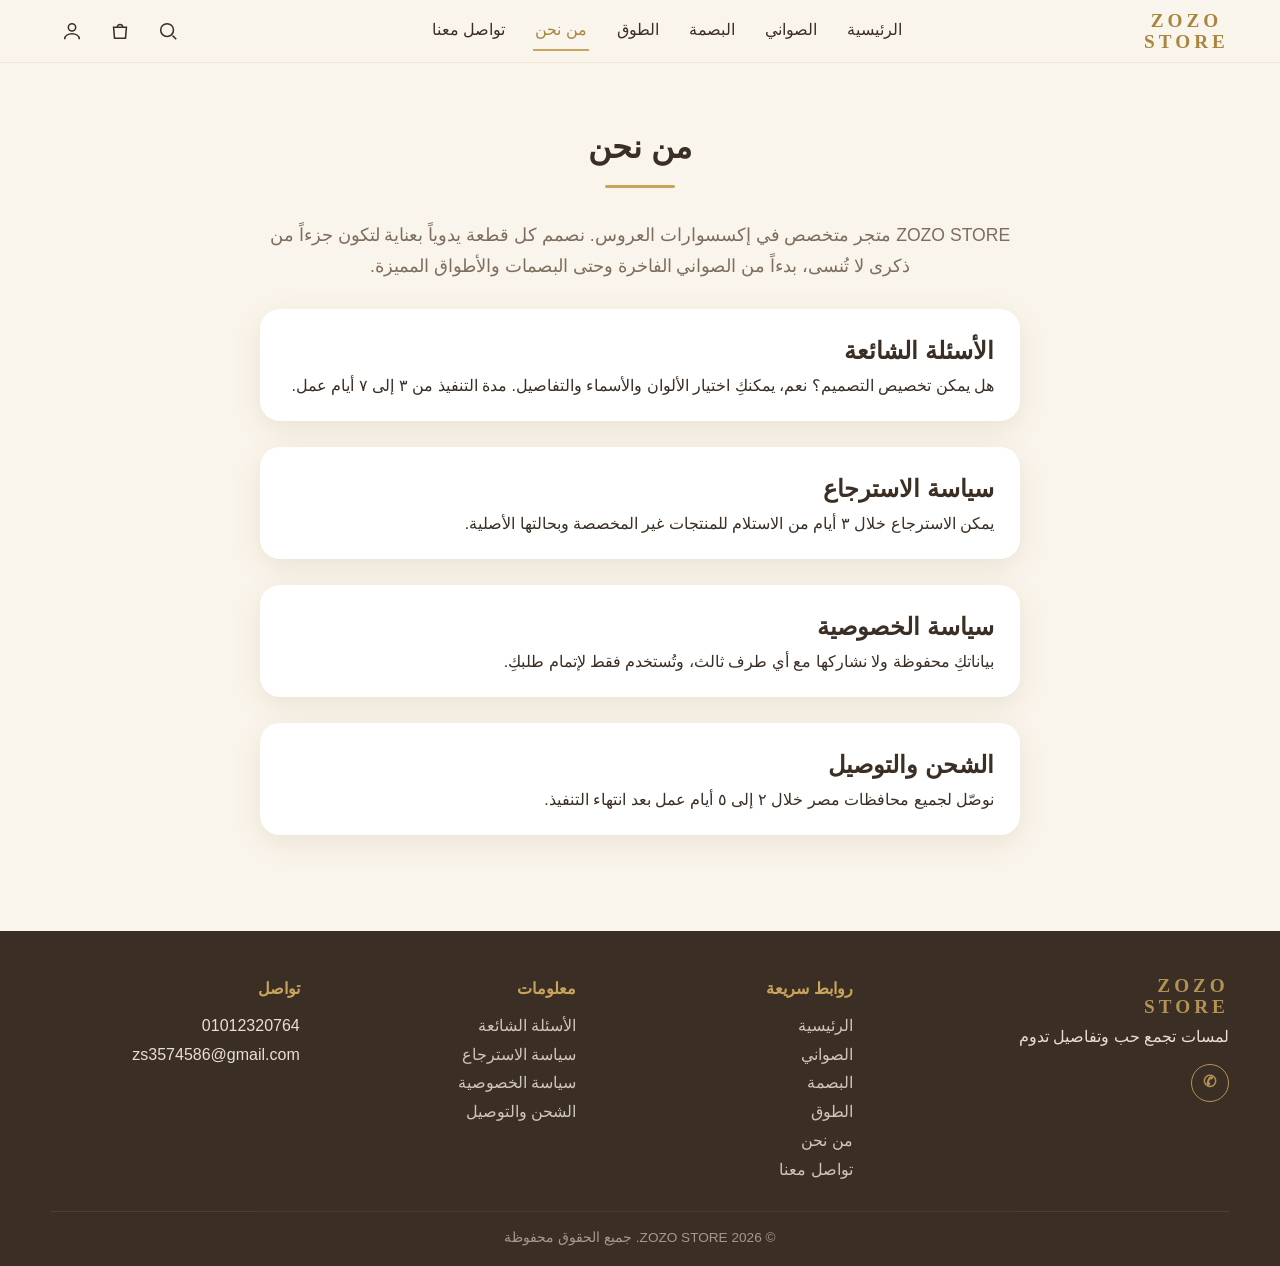
<file: about.html>
<!DOCTYPE html>
<html lang="ar" dir="rtl">
<head><meta charset="UTF-8"><meta name="viewport" content="width=device-width,initial-scale=1">
<title>من نحن | ZOZO STORE</title>
<link rel="stylesheet" href="style.css"></head>
<body data-page="about">
<div id="hdr"></div>
<main id="main" class="wrap sec">
  <h1 class="sec-t">من نحن</h1>
  <p class="prose">ZOZO STORE متجر متخصص في إكسسوارات العروس. نصمم كل قطعة يدوياً بعناية لتكون جزءاً من ذكرى لا تُنسى، بدءاً من الصواني الفاخرة وحتى البصمات والأطواق المميزة.</p>
  <div class="info" id="faq"><h2>الأسئلة الشائعة</h2><p>هل يمكن تخصيص التصميم؟ نعم، يمكنكِ اختيار الألوان والأسماء والتفاصيل. مدة التنفيذ من ٣ إلى ٧ أيام عمل.</p></div>
  <div class="info" id="returns"><h2>سياسة الاسترجاع</h2><p>يمكن الاسترجاع خلال ٣ أيام من الاستلام للمنتجات غير المخصصة وبحالتها الأصلية.</p></div>
  <div class="info" id="privacy"><h2>سياسة الخصوصية</h2><p>بياناتكِ محفوظة ولا نشاركها مع أي طرف ثالث، وتُستخدم فقط لإتمام طلبكِ.</p></div>
  <div class="info" id="shipping"><h2>الشحن والتوصيل</h2><p>نوصّل لجميع محافظات مصر خلال ٢ إلى ٥ أيام عمل بعد انتهاء التنفيذ.</p></div>
</main>
<div id="ftr"></div>
<script src="script.js"></script>
</body></html>
</file>
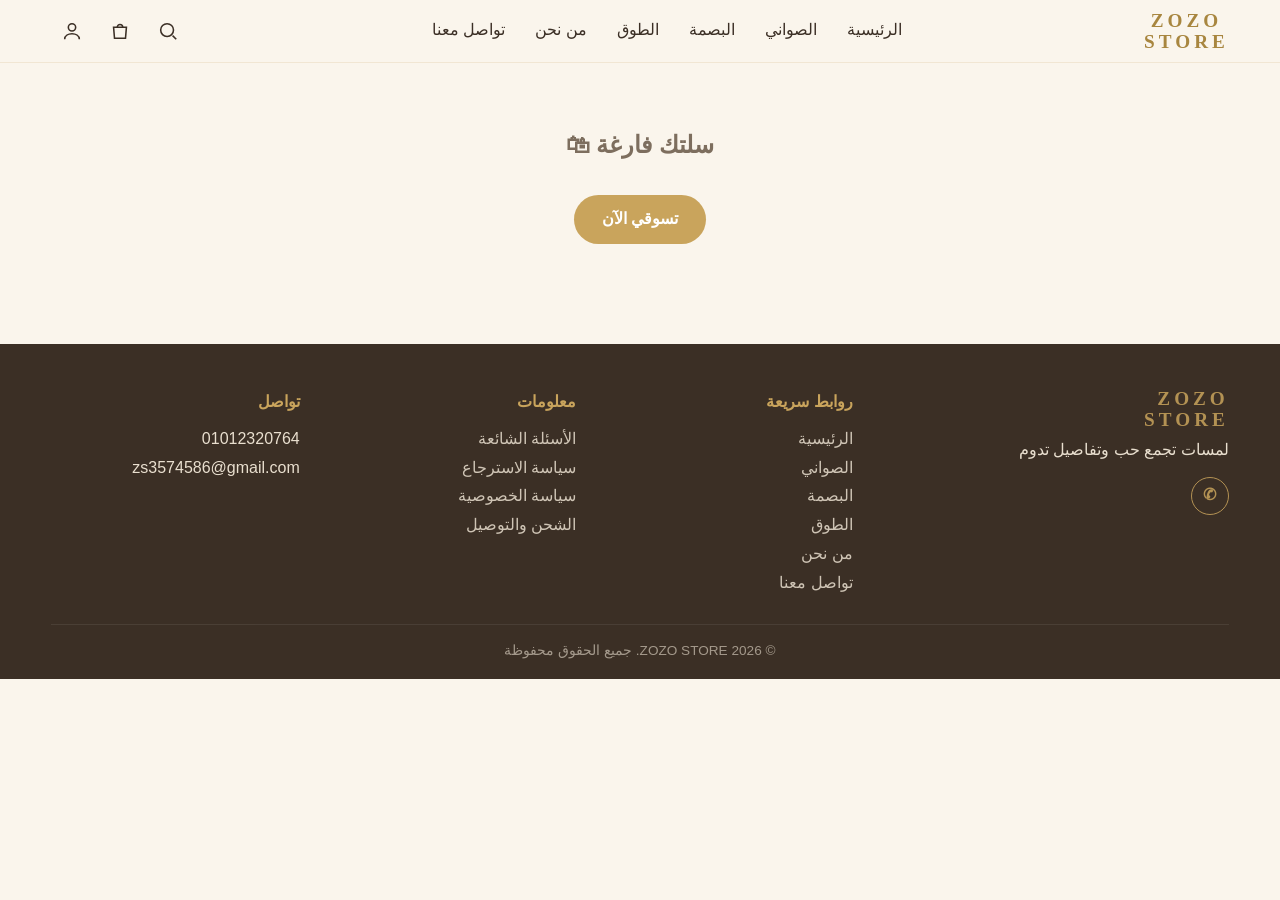
<file: cart.html>
<!DOCTYPE html>
<html lang="ar" dir="rtl">
<head><meta charset="UTF-8"><meta name="viewport" content="width=device-width,initial-scale=1">
<title>سلة التسوق | ZOZO STORE</title>
<link rel="stylesheet" href="style.css"></head>
<body data-page="cart" data-cat="">
<div id="hdr"></div>
<main id="main"></main>
<div id="ftr"></div>
<script src="script.js"></script>
</body></html>
</file>
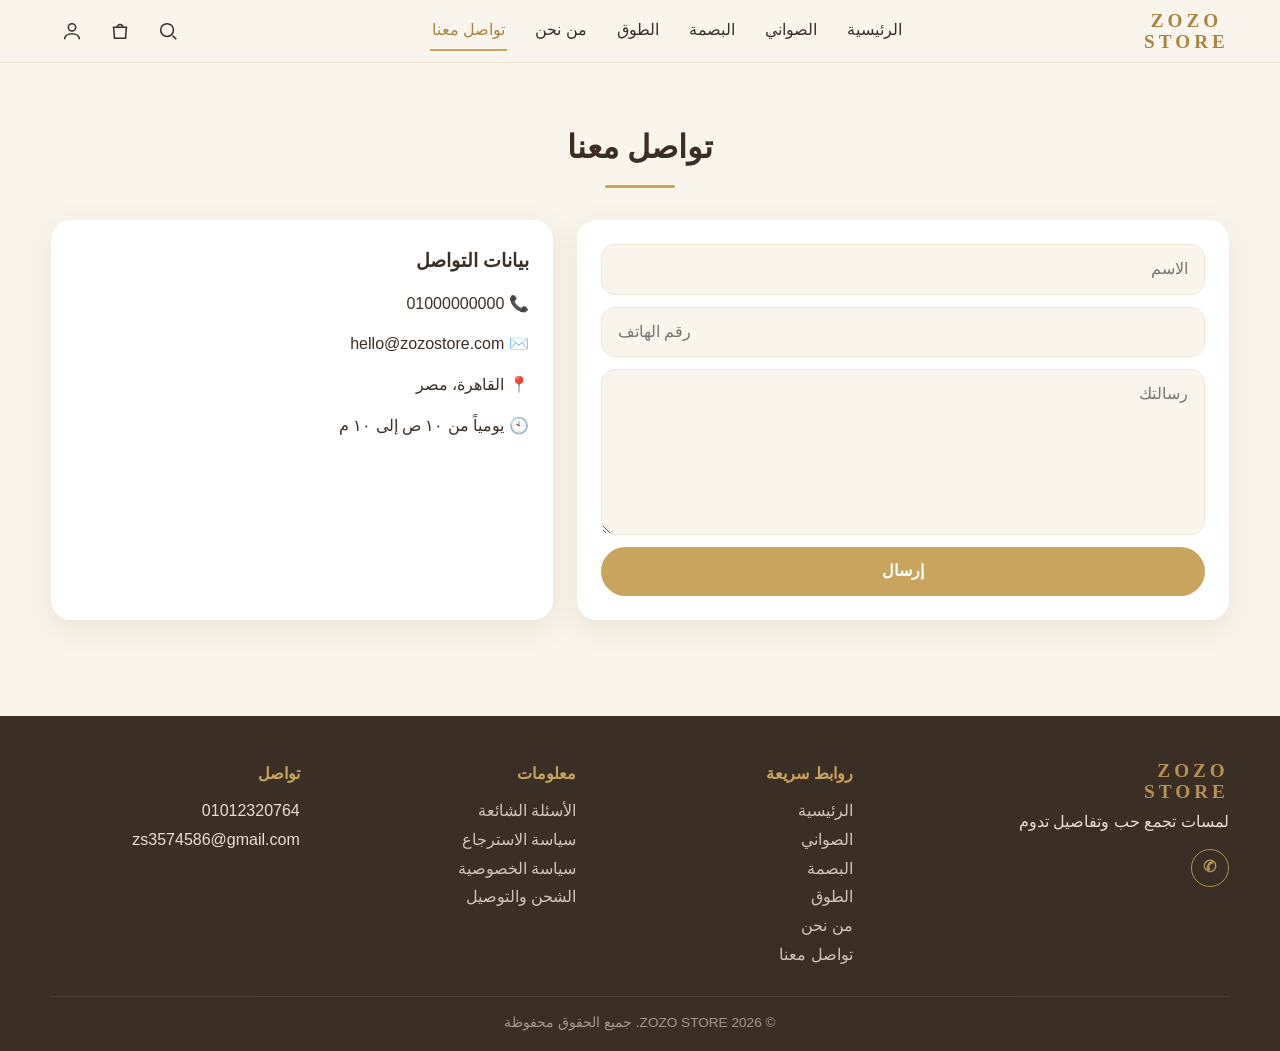
<file: contact.html>
<!DOCTYPE html>
<html lang="ar" dir="rtl">
<head><meta charset="UTF-8"><meta name="viewport" content="width=device-width,initial-scale=1">
<title>تواصل معنا | ZOZO STORE</title>
<link rel="stylesheet" href="style.css"></head>
<body data-page="contact">
<div id="hdr"></div>
<main id="main" class="wrap sec">
  <h1 class="sec-t">تواصل معنا</h1>
  <div class="contact">
    <form id="cform" class="box">
      <input required placeholder="الاسم">
      <input required type="tel" placeholder="رقم الهاتف">
      <textarea required rows="5" placeholder="رسالتك"></textarea>
      <button class="btn" type="submit">إرسال</button>
      <p id="cmsg" class="ok" hidden>تم إرسال رسالتك بنجاح، سنتواصل معكِ قريباً 🤍</p>
    </form>
    <div class="box"><h3>بيانات التواصل</h3><p>📞 01000000000</p><p>✉️ hello@zozostore.com</p><p>📍 القاهرة، مصر</p><p>🕙 يومياً من ١٠ ص إلى ١٠ م</p></div>
  </div>
</main>
<div id="ftr"></div>
<script src="script.js"></script>
</body></html>
</file>
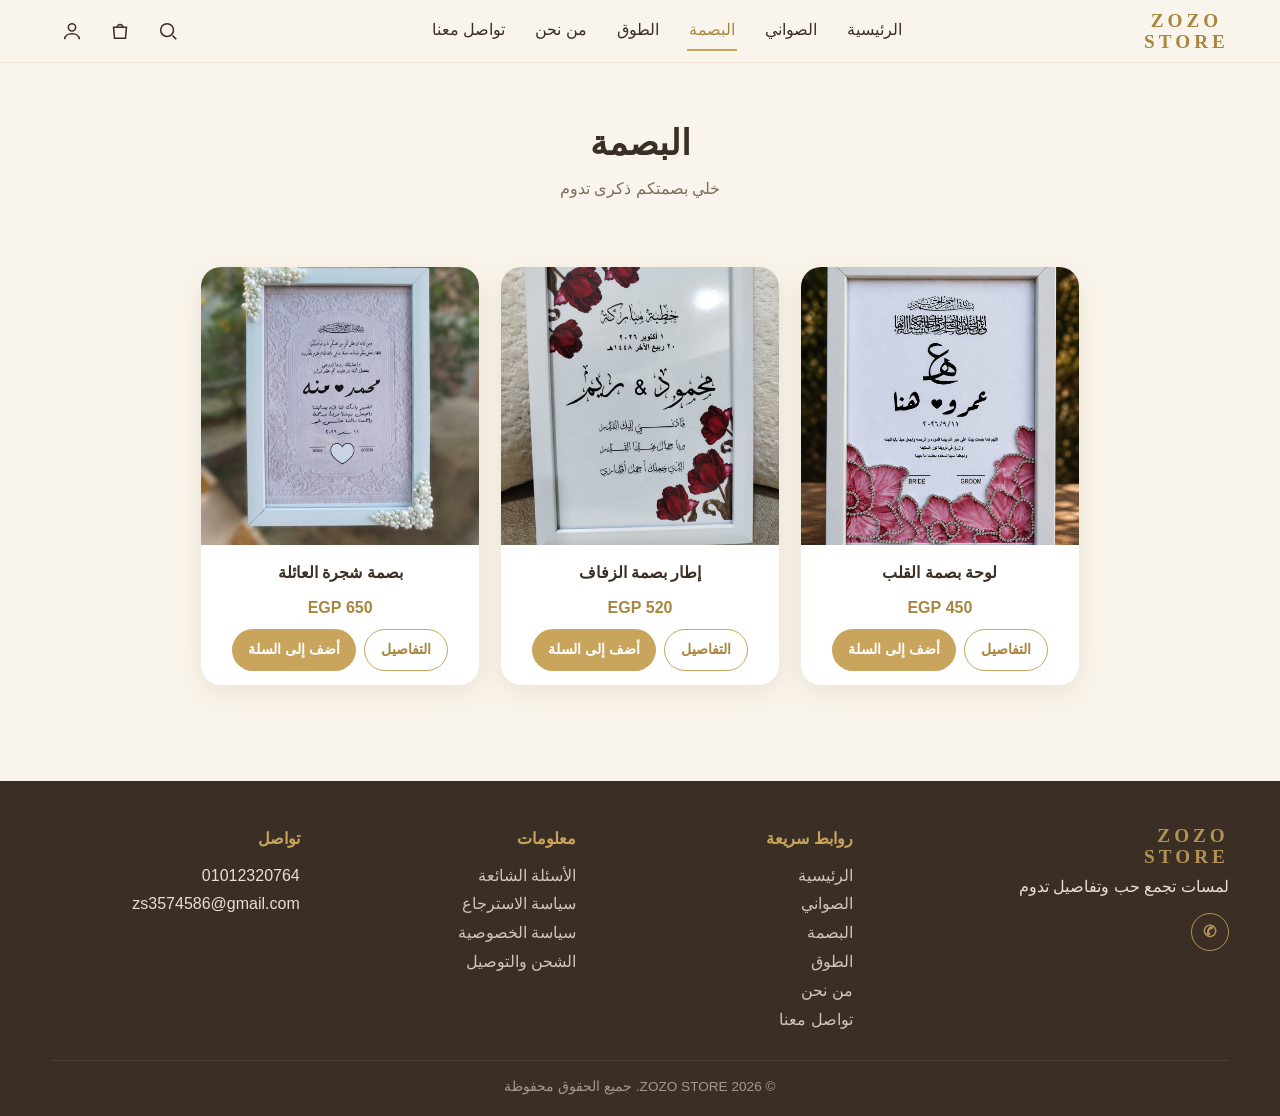
<file: fingerprint.html>
<!DOCTYPE html>
<html lang="ar" dir="rtl">
<head><meta charset="UTF-8"><meta name="viewport" content="width=device-width,initial-scale=1">
<title>البصمة | ZOZO STORE</title>
<link rel="stylesheet" href="style.css"></head>
<body data-page="category" data-cat="fingerprint">
<div id="hdr"></div>
<main id="main"></main>
<div id="ftr"></div>
<script src="script.js"></script>
</body></html>
</file>
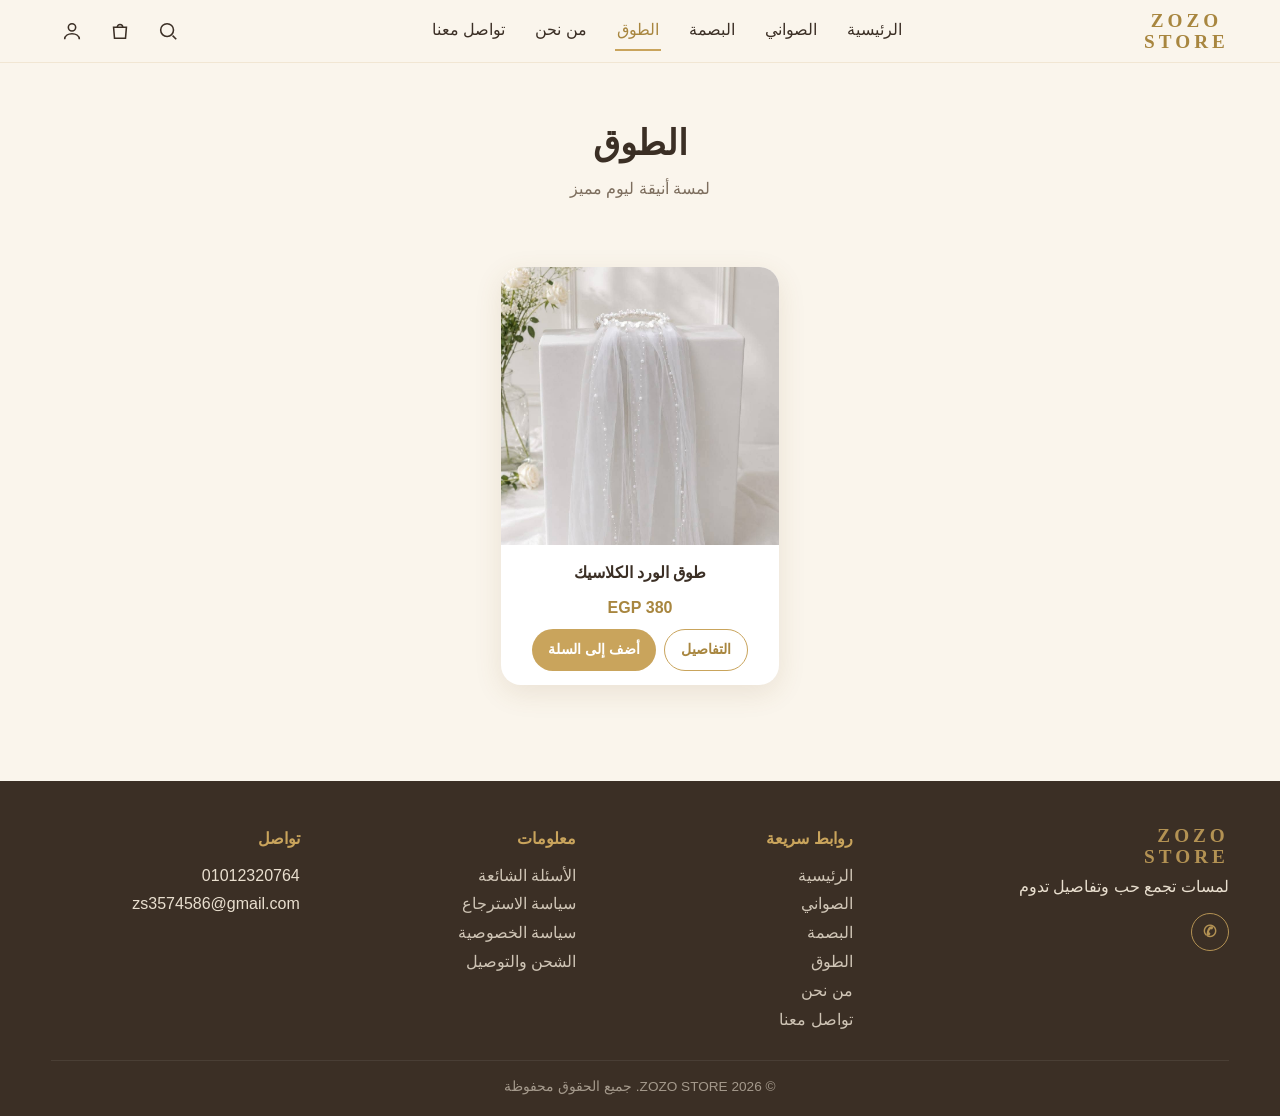
<file: hoops.html>
<!DOCTYPE html>
<html lang="ar" dir="rtl">
<head><meta charset="UTF-8"><meta name="viewport" content="width=device-width,initial-scale=1">
<title>الطوق | ZOZO STORE</title>
<link rel="stylesheet" href="style.css"></head>
<body data-page="category" data-cat="hoops">
<div id="hdr"></div>
<main id="main"></main>
<div id="ftr"></div>
<script src="script.js"></script>
</body></html>
</file>
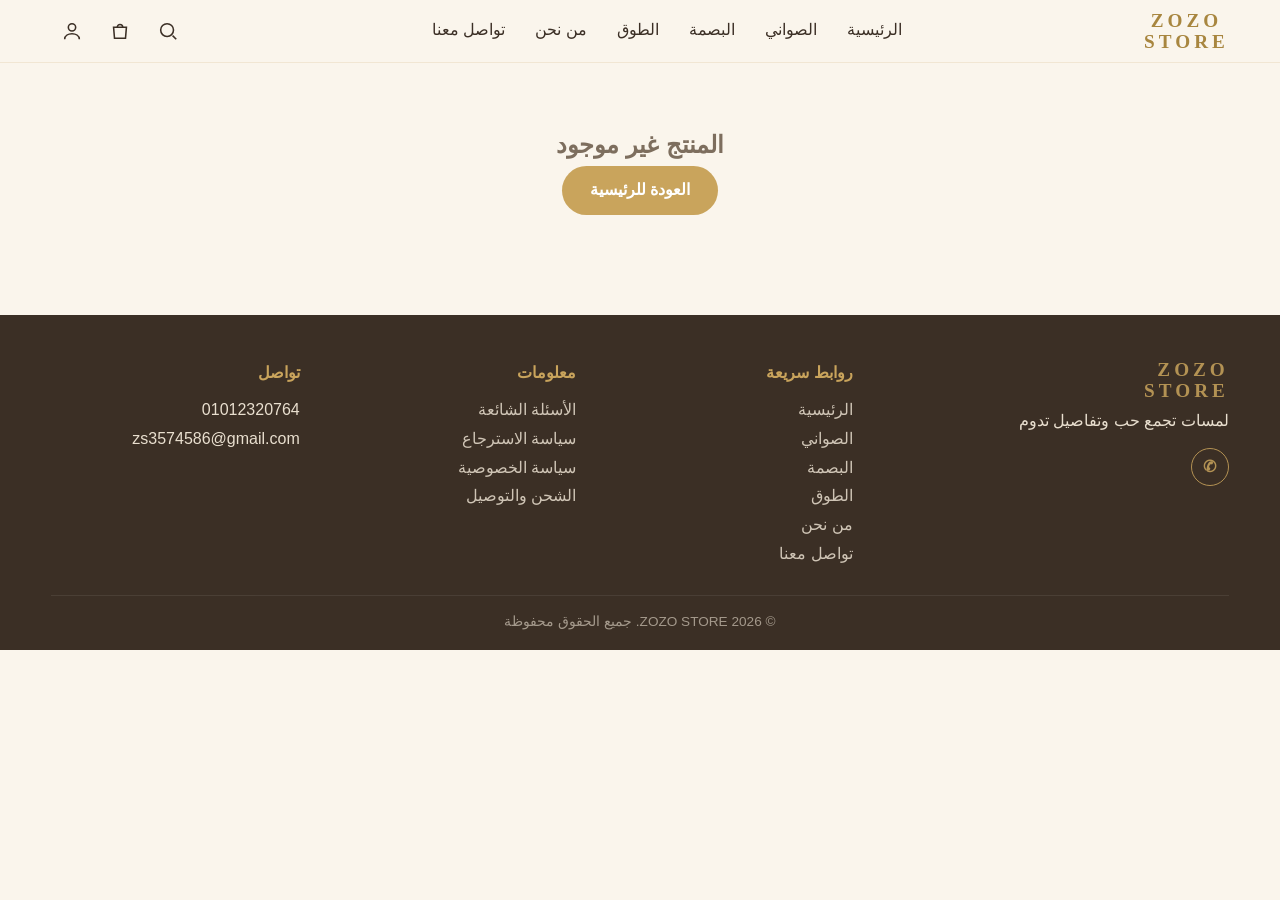
<file: product.html>
<!DOCTYPE html>
<html lang="ar" dir="rtl">
<head><meta charset="UTF-8"><meta name="viewport" content="width=device-width,initial-scale=1">
<title>تفاصيل المنتج | ZOZO STORE</title>
<link rel="stylesheet" href="style.css"></head>
<body data-page="product" data-cat="">
<div id="hdr"></div>
<main id="main"></main>
<div id="ftr"></div>
<script src="script.js"></script>
</body></html>
</file>
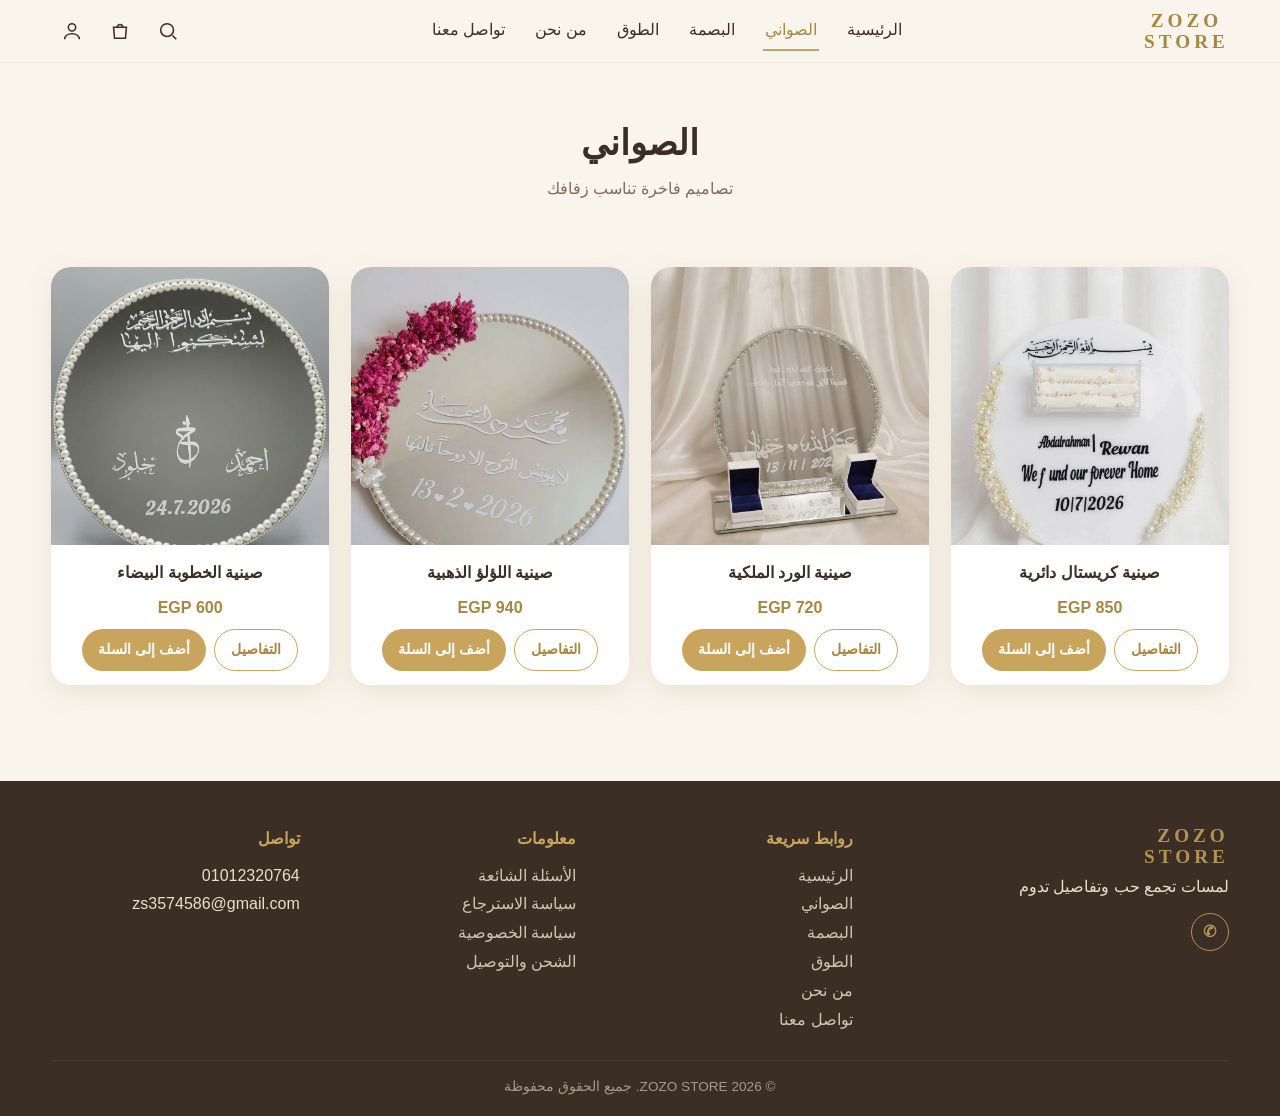
<file: trays.html>
<!DOCTYPE html>
<html lang="ar" dir="rtl">
<head><meta charset="UTF-8"><meta name="viewport" content="width=device-width,initial-scale=1">
<title>الصواني | ZOZO STORE</title>
<link rel="stylesheet" href="style.css"></head>
<body data-page="category" data-cat="trays">
<div id="hdr"></div>
<main id="main"></main>
<div id="ftr"></div>
<script src="script.js"></script>
</body></html>
</file>
<file: style.css>
/* ZOZO STORE - luxury bridal theme */
:root{--cream:#faf5ec;--beige:#f1e6d3;--gold:#c9a45c;--gold-d:#a8863f;--ink:#3b2f25;--mut:#7d6e5e;--white:#fff;--r:20px;--sh:0 8px 28px rgba(120,90,40,.12)}
*{box-sizing:border-box;margin:0;padding:0}
html{scroll-behavior:smooth}
body{font-family:'Cairo','Tajawal',Tahoma,sans-serif;background:var(--cream);color:var(--ink);line-height:1.8}
a{color:inherit;text-decoration:none}img{max-width:100%;display:block}
button,input,select,textarea{font:inherit}
.wrap{width:min(1180px,92%);margin-inline:auto}
.sec{padding:56px 0}
.sec-t{text-align:center;font-size:2rem;margin-bottom:32px}
.sec-t::after{content:"";display:block;width:70px;height:3px;background:var(--gold);margin:8px auto 0;border-radius:3px}
.btn{display:inline-block;background:var(--gold);color:#fff;border:0;border-radius:50px;padding:10px 28px;cursor:pointer;transition:.3s;font-weight:600}
.btn:hover{background:var(--gold-d);transform:translateY(-2px);box-shadow:var(--sh)}
.btn.out{background:transparent;color:var(--gold-d);border:1.5px solid var(--gold)}
.btn.out:hover{background:var(--gold);color:#fff}
/* header */
.hdr{position:sticky;top:0;z-index:50;background:rgba(250,245,236,.95);backdrop-filter:blur(8px);border-bottom:1px solid var(--beige)}
.hdr-in{display:flex;align-items:center;justify-content:space-between;gap:16px;padding:10px 0;position:relative}
.logo{font-family:Georgia,serif;font-weight:700;letter-spacing:4px;line-height:1.1;text-align:center;color:var(--gold-d);font-size:1.2rem}
.nav{display:flex;gap:26px}
.nav a{padding:4px 2px;border-bottom:2px solid transparent;transition:.3s}
.nav a:hover,.nav a.on{color:var(--gold-d);border-color:var(--gold)}
.icons{display:flex;gap:6px;align-items:center}
.ib{background:none;border:0;cursor:pointer;width:42px;height:42px;display:grid;place-items:center;border-radius:50%;position:relative;transition:.3s;color:var(--ink)}
.ib:hover{background:var(--beige)}
.ib svg{width:22px;height:22px;fill:none;stroke:currentColor;stroke-width:1.7}
#badge{position:absolute;top:2px;left:2px;background:var(--gold);color:#fff;font-size:.7rem;min-width:18px;height:18px;border-radius:9px;display:grid;place-items:center;line-height:1}
#badge:empty{display:none}
.burger{display:none}
.sbar{display:none;padding:10px 4%;background:var(--white);border-top:1px solid var(--beige)}
.sbar.open{display:block}
.sbar input{width:min(600px,100%);display:block;margin:auto;padding:10px 18px;border:1.5px solid var(--beige);border-radius:50px;background:var(--cream)}
#sres{width:min(600px,100%);margin:8px auto 0}
#sres a{display:flex;gap:12px;align-items:center;padding:8px;border-radius:12px}
#sres a:hover{background:var(--cream)}#sres img{width:44px;height:44px;border-radius:8px;object-fit:cover}
/* hero */
.hero{display:grid;grid-template-columns:1fr 1fr;gap:40px;align-items:center;padding:48px 0}
.eyebrow{color:var(--gold-d);font-family:Georgia,serif;font-size:1.3rem;font-style:italic}
.brand-big{font-family:Georgia,serif;font-size:clamp(2.4rem,6vw,4.2rem);letter-spacing:6px;line-height:1.2;margin:4px 0 14px}
.hero p{color:var(--mut);max-width:460px;margin-bottom:24px}
.hero-img{aspect-ratio:1/1;border-radius:50% 50% var(--r) var(--r)/40% 40% var(--r) var(--r);background:linear-gradient(145deg,#f4e4c4,#e2c58a 60%,#fff3da);box-shadow:var(--sh);overflow:hidden;position:relative}
.hero-img::after{content:"💍";position:absolute;inset:0;display:grid;place-items:center;font-size:7rem;opacity:.5}
.hero-img img{position:relative;z-index:1;width:100%;height:100%;object-fit:cover}
/* categories */
.cats{display:grid;grid-template-columns:repeat(3,1fr);gap:26px}
.cat{background:var(--white);border-radius:var(--r);padding:18px 18px 26px;text-align:center;box-shadow:var(--sh);transition:.4s}
.cat:hover{transform:translateY(-8px)}
.cat-i{aspect-ratio:4/3;border-radius:14px;margin-bottom:14px;overflow:hidden;background:linear-gradient(135deg,#f6e8cc,#e5c88f)}
.cat-i.c2{background:linear-gradient(135deg,#f3e3e0,#dfbfb6)}.cat-i.c3{background:linear-gradient(135deg,#ede6d6,#cfc09a)}
.cat-i img{width:100%;height:100%;object-fit:cover;transition:.5s}.cat:hover img{transform:scale(1.08)}
.cat h3{font-size:1.5rem}.cat p{color:var(--mut);margin-bottom:14px}
/* products */
.grid{display:flex;flex-wrap:wrap;justify-content:center;gap:22px}
.grid>.card{width:calc((100% - 66px)/4)}
.card{background:var(--white);border-radius:var(--r);overflow:hidden;box-shadow:var(--sh);display:flex;flex-direction:column;transition:.4s}
.card:hover{transform:translateY(-6px);box-shadow:0 14px 34px rgba(120,90,40,.2)}
.card .im{aspect-ratio:1/1;overflow:hidden;background:var(--beige);display:block}
.card img{width:100%;height:100%;object-fit:cover;transition:.5s}.card:hover img{transform:scale(1.07)}
.card .bd{padding:14px;text-align:center;display:flex;flex-direction:column;gap:6px;flex:1}
.card h3{font-size:1rem}.price{color:var(--gold-d);font-weight:700}
.card .acts{display:flex;gap:8px;justify-content:center;margin-top:auto;flex-wrap:wrap}
.card .btn{padding:7px 16px;font-size:.9rem}
.pg-head{text-align:center;padding:48px 0 8px}.pg-head h1{font-size:2.2rem}.pg-head p{color:var(--mut)}
/* product page */
.crumb{margin:24px 0}
.pd{display:grid;grid-template-columns:1fr 1fr;gap:40px;background:var(--white);padding:28px;border-radius:var(--r);box-shadow:var(--sh)}
.pd-im{aspect-ratio:1/1;border-radius:var(--r);overflow:hidden;background:var(--beige)}.pd-im img{width:100%;height:100%;object-fit:cover}
.pd h1{font-size:1.9rem}.pd .price{font-size:1.5rem;margin:6px 0}.pd p{color:var(--mut)}
.opt{margin:14px 0}.opt label{display:block;font-weight:600}
.opt select{padding:8px 14px;border:1.5px solid var(--beige);border-radius:12px;background:var(--cream);min-width:200px}
.qty{display:inline-flex;align-items:center;border:1.5px solid var(--beige);border-radius:50px;overflow:hidden}
.qty button{width:38px;height:38px;border:0;background:var(--cream);cursor:pointer;font-size:1.2rem}.qty button:hover{background:var(--beige)}
.qty span{min-width:40px;text-align:center}
.row{display:flex;gap:12px;flex-wrap:wrap;margin-top:18px;align-items:center}
/* cart */
.ci{display:grid;grid-template-columns:90px 1fr auto auto auto;gap:16px;align-items:center;background:var(--white);padding:12px;border-radius:16px;box-shadow:var(--sh);margin-bottom:14px}
.ci img{width:90px;height:90px;object-fit:cover;border-radius:12px}.ci small{color:var(--mut)}
.rm{background:none;border:0;color:#b3433a;cursor:pointer}
.total{font-size:1.4rem;font-weight:700;margin:20px 0}
.empty{text-align:center;padding:60px 0;color:var(--mut)}
/* info pages */
.prose{max-width:760px;margin:auto;text-align:center;color:var(--mut);font-size:1.1rem}
.info{max-width:760px;margin:26px auto 0;background:var(--white);padding:20px 26px;border-radius:var(--r);box-shadow:var(--sh);scroll-margin-top:90px}
.contact{display:grid;grid-template-columns:1.3fr 1fr;gap:24px}
.box{background:var(--white);padding:24px;border-radius:var(--r);box-shadow:var(--sh);display:flex;flex-direction:column;gap:12px}
.box input,.box textarea{padding:10px 16px;border:1.5px solid var(--beige);border-radius:14px;background:var(--cream)}
.ok{color:#2f7d4f}
/* footer */
.ftr{background:var(--ink);color:#e9dfcf;margin-top:40px;padding:44px 0 16px}
.ftr-g{display:grid;grid-template-columns:1.4fr 1fr 1fr 1fr;gap:28px}
.ftr h4{color:var(--gold);margin-bottom:8px}.ftr a{display:block;opacity:.85;transition:.3s}.ftr a:hover{color:var(--gold);opacity:1;padding-right:6px}
.ftr .logo{color:var(--gold);text-align:right;display:inline-block}
.soc{display:flex;gap:10px;margin-top:12px}.soc a{width:38px;height:38px;border:1px solid var(--gold);border-radius:50%;display:grid!important;place-items:center;font-weight:700;color:var(--gold);padding:0!important}
.soc a:hover{background:var(--gold);color:#fff}
.copy{text-align:center;margin-top:26px;font-size:.85rem;opacity:.6;border-top:1px solid rgba(255,255,255,.12);padding-top:14px}
#toast{position:fixed;bottom:24px;left:50%;transform:translate(-50%,120px);background:var(--ink);color:#fff;padding:10px 24px;border-radius:50px;transition:.4s;z-index:99}
#toast.show{transform:translate(-50%,0)}
/* tablet */
@media(max-width:992px){.grid>.card{width:calc((100% - 44px)/3)}.cats{gap:16px}.nav{gap:16px}.ftr-g{grid-template-columns:1fr 1fr}}
/* mobile */
@media(max-width:768px){
 .burger{display:grid}
 .nav{position:absolute;top:100%;right:0;left:0;background:var(--cream);flex-direction:column;gap:0;padding:8px 6%;border-bottom:1px solid var(--beige);display:none}
 .nav.open{display:flex}.nav a{padding:12px 0;border-bottom:1px solid var(--beige)}
 .hero{grid-template-columns:1fr;text-align:center}.hero p{margin-inline:auto}.hero-img{order:-1;max-width:340px;margin:auto;width:100%}
 .cats{grid-template-columns:1fr}
 .grid{gap:12px}.grid>.card{width:calc((100% - 12px)/2)}
 .pd,.contact{grid-template-columns:1fr}
 .ci{grid-template-columns:70px 1fr auto}.ci img{width:70px;height:70px}.ci>.qty{grid-column:2}.ci>.rm{grid-column:3}
 .sec-t{font-size:1.5rem}
}
@media(max-width:420px){.ftr-g{grid-template-columns:1fr}.card .btn{width:100%;text-align:center}}
</file>
